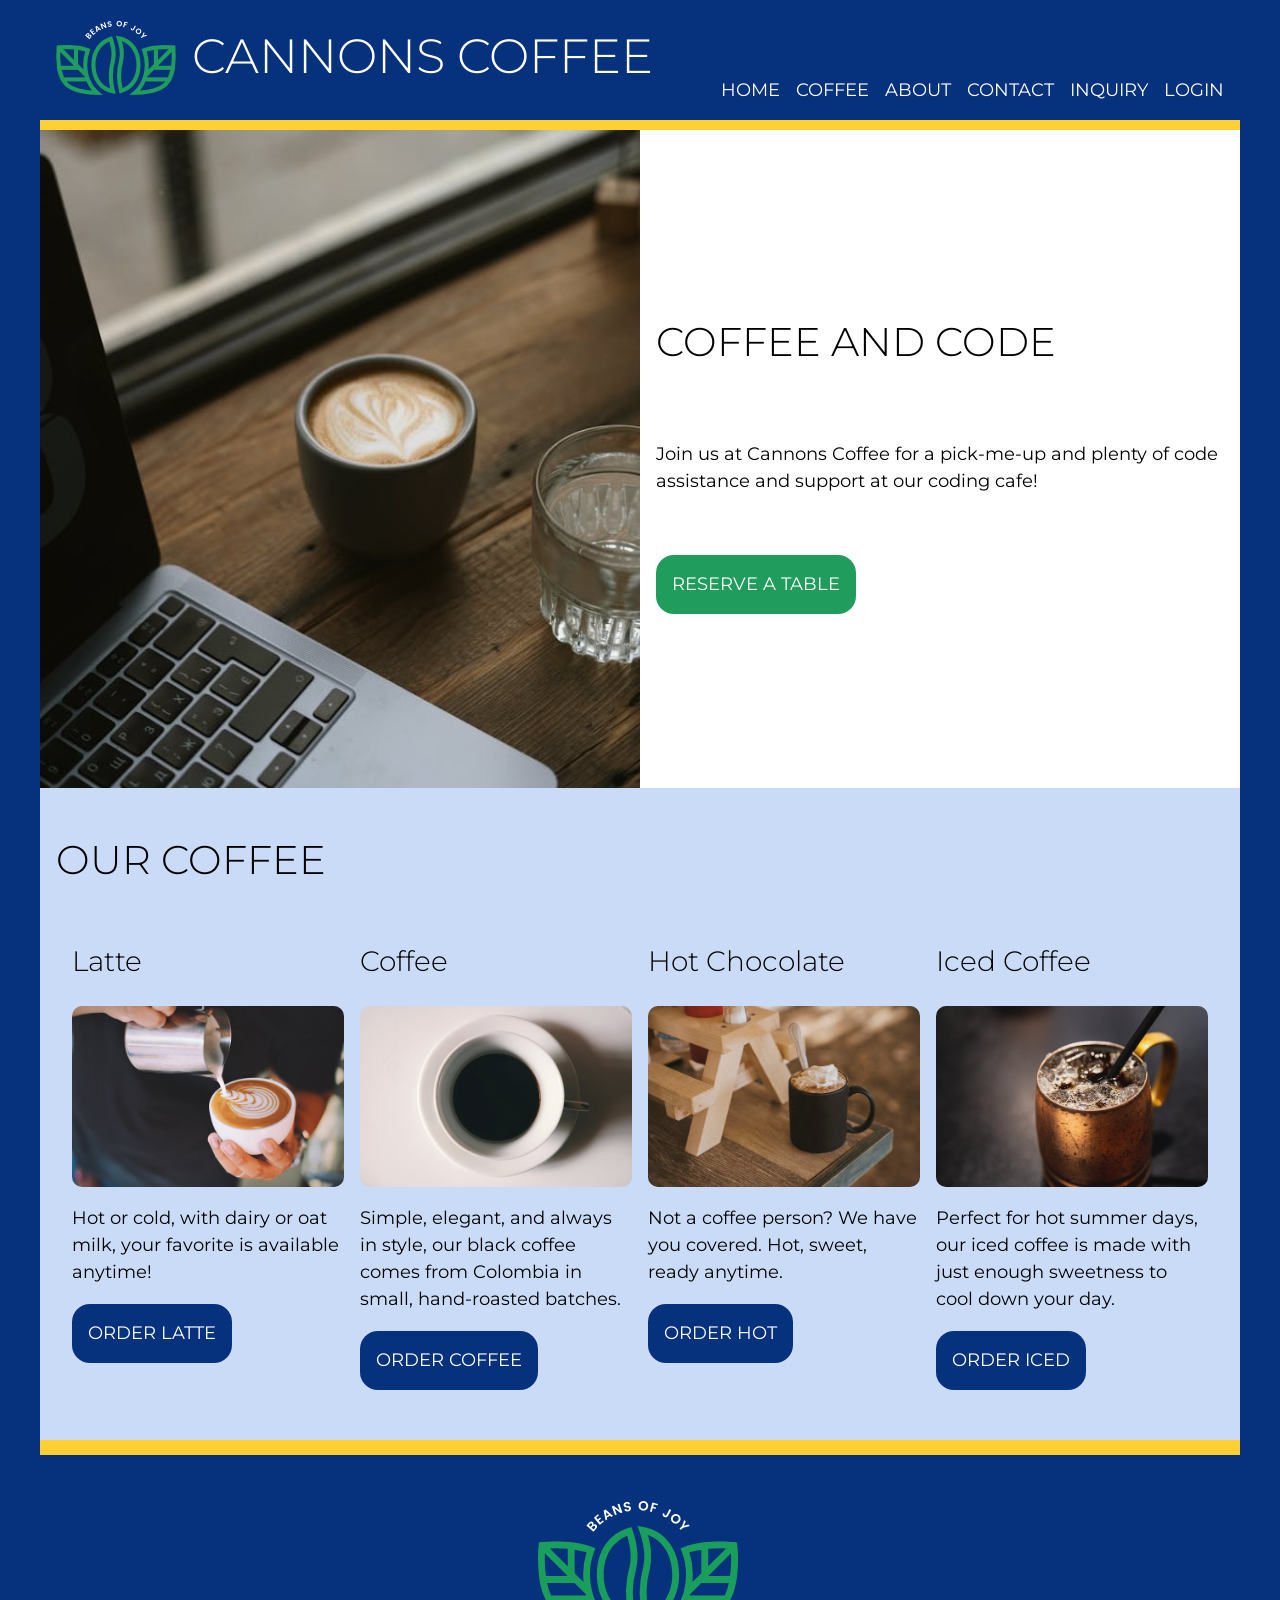
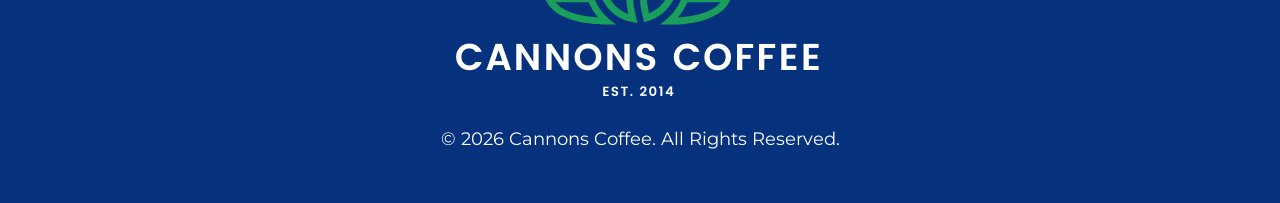
<file: index.html>
<!DOCTYPE html>
<html lang="en">

<head>
    <meta charset="UTF-8">
    <meta name="viewport" content="width=device-width, initial-scale=1.0">
    <title>Document</title>
    <link rel="stylesheet" href="css/styles.css">
</head>

<body>
    <div class="container">

        <header>
            <div class="logo">
                <img src="images/logo-nav.png" alt="Cannons Coffee Logo, Beans of Joy">

                <h1>CANNONS COFFEE</h1>
            </div>
            <nav>
                <ul>
                    <li><a href="index.html">Home</a></li>
                    <li><a href="latte.html">Coffee</a></li>
                    <li><a href="https://www.starbucks.com" target="_blank">About</a></li>
                    <li><a href="mailto:escarletmaca@gmail.com" target="_blank">Contact</a></li>
                    <li><a href="inquiry.html">Inquiry</a></li>
                    <li><a href="login.html">Login</a></li>
                </ul>
            </nav>

        </header>

        <main>
            <div class="grid1">
                <img src="images/coffee-computer.jpg" alt="Laptop with a cup of coffee and a glass of water" />
                <div class="gridtext">
                    <h2>coffee and code</h2>
                    <p>Join us at Cannons Coffee for a pick-me-up and plenty of code assistance and support at our
                        coding cafe! </p>
                    <p><a href="https://www.google.com/?zx=1784225385060" target="_blank" class="button">RESERVE A
                            TABLE</a></p>
                </div>
            </div>
            <div class="grid2">
                <h2>OUR COFFEE</h2>
                <div class="cards">

                    <div class="card1">
                        <h3>Latte</h3>
                        <img src="images/latte.jpg" alt="coffee-latte" />
                        <p>Hot or cold, with dairy or oat milk, your favorite is available anytime!</p>
                        <p><a href="latte.html" target="_blank" class="button2">order latte</a></p>
                    </div>

                    <div class="card2">
                        <h3>Coffee</h3>
                        <img src="images/coffee.jpg" alt="coffe in a cup" />
                        <p>Simple, elegant, and always in style, our black coffee comes from Colombia in small,
                            hand-roasted batches.</p>
                        <p><a href="https://www.google.com/?zx=1784225385060" target="_blank" class="button2">order
                                coffee</a></p>
                    </div>

                    <div class="card3">
                        <h3>Hot Chocolate</h3>
                        <img src="images/hotchoc.jpg" alt="Hot chocolate in a cup with whipped cream" />
                        <p>Not a coffee person? We have you covered. Hot, sweet, ready anytime.</p>
                        <p><a href="https://www.google.com/?zx=1784225385060" target="_blank" class="button2">order
                                hot</a></p>
                    </div>

                    <div class="card4">
                        <h3>Iced Coffee</h3>
                        <img src="images/iced.jpg" alt="Iced Coffee in a mug with straw" />
                        <p>Perfect for hot summer days, our iced coffee is made with just enough sweetness to cool
                            down your day.</p>
                        <p><a href="https://www.google.com/?zx=1784225385060" target="_blank" class="button2">order
                                Iced</a></p>
                    </div>


                </div>
            </div>

        </main>

        <footer>
            <img src="images/logo-footer.png" alt="Beans of Joy! Est. 2014">
            <p>&copy; 2026 Cannons Coffee. All Rights Reserved.</p>
        </footer>

    </div>

</body>

</html>
</file>
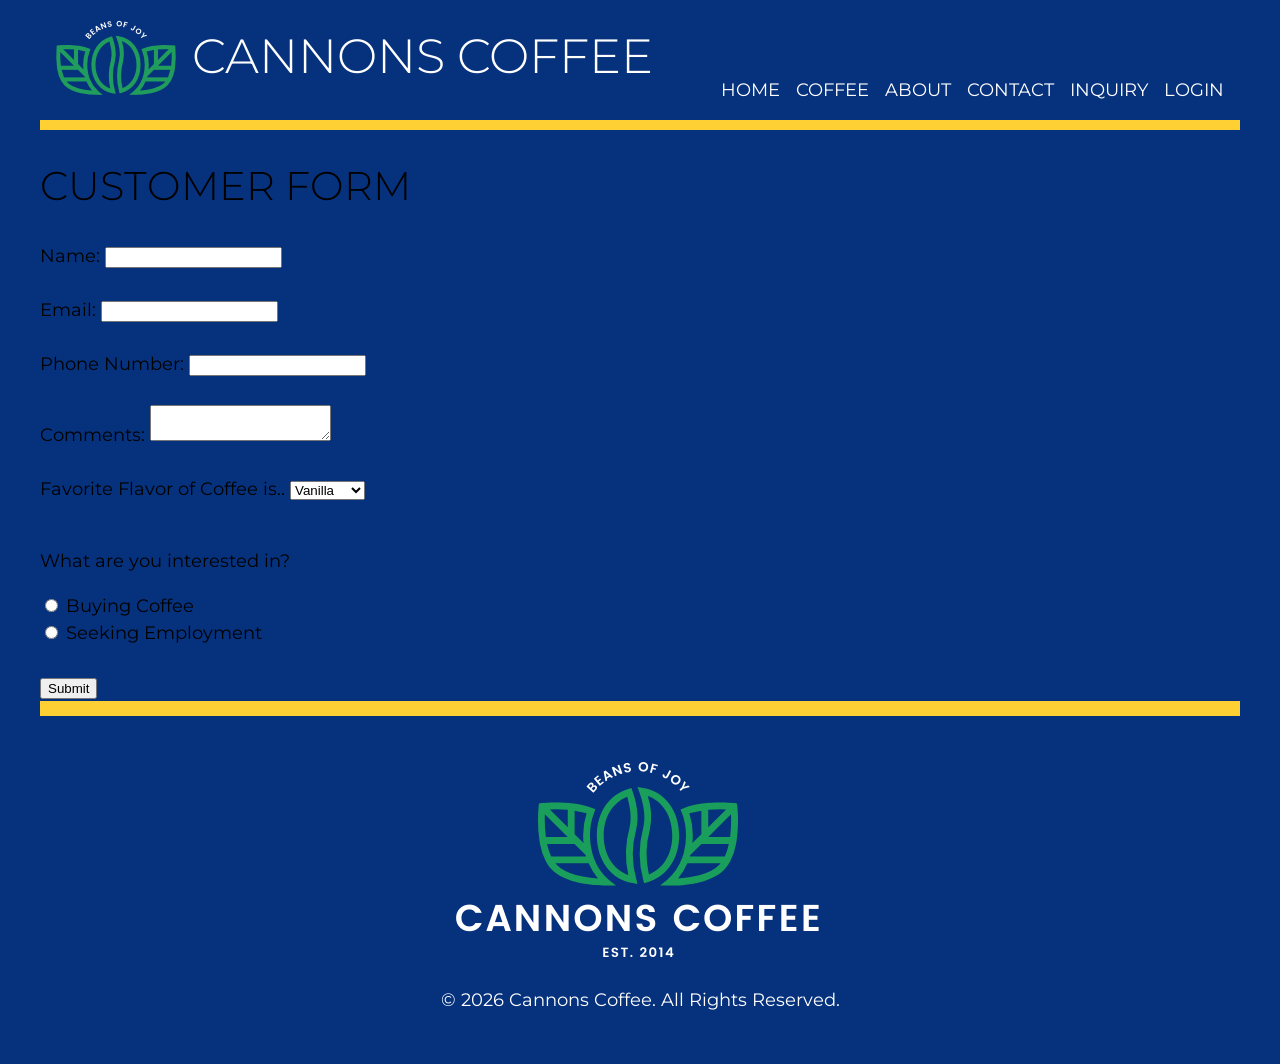
<file: inquiry.html>
<!DOCTYPE html>
<html lang="en">

<head>
    <meta charset="UTF-8">
    <meta name="viewport" content="width=device-width, initial-scale=1.0">
    <title>Customer Inquiry</title>
    <link rel="stylesheet" href="css/styles.css">
</head>

<body>

    <div class="container">

        <header>
            <div class="logo">
                <img src="images/logo-nav.png" alt="Cannons coffee logo">
                <h1>Cannons Coffee</h1>
            </div>

            <nav>
                <ul>
                    <li><a href="index.html">Home</a></li>
                    <li><a href="latte.html">Coffee</a></li>
                    <li><a href="https://www.starbucks.com" target="_blank">About</a></li>
                    <li><a href="mailto:escarletmaca@gmail.com" target="_blank">Contact</a></li>
                    <li><a href="inquiry.html">Inquiry</a></li>
                    <li><a href="login.html">Login</a></li>
                </ul>
            </nav>
        </header>

        <main>
            <h2>Customer Form</h2>

            <form id="inquiry-form">

                <label for="name">Name:</label>
                <input type="text" id="name" name="name" required>
                <br>
                <br>

                <label for="email">Email:</label>
                <input type="email" id="email" name="email" required>
                <br>
                <br>

                <label for="phone">Phone Number:</label>
                <input type="tel" id="phone" name="phone" required>
                <br>
                <br>

                <label for="comments">Comments:</label>
                <textarea id="comments" name="comments"></textarea>
                <br>
                <br>

                <label for="coffee-flavor">Favorite Flavor of Coffee is..</label>
                <select id="coffee-flavor" name="coffee-flavor">
                    <option value="vanilla">Vanilla</option>
                    <option value="caramel">Caramel</option>
                    <option value="mocha">Mocha</option>
                    <option value="hazelnut">Hazelnut</option>
                </select>
                <br>
                <br>

                <p>What are you interested in?</p>

                <input type="radio" id="buy-coffee" name="interest" value="buying coffee" required>
                <label for="buy-coffee">Buying Coffee</label>
                <br>

                <input type="radio" id="employment" name="interest" value="seeking employment">
                <label for="employment">Seeking Employment</label>
                <br>
                <br>

                <button type="submit">Submit</button>

            </form>

            <div id="thank-you-message"></div>
        </main>

        <footer>
            <img src="images/logo-footer.png" alt="Beans of Joy! Est. 2014">
            <p>&copy; 2026 Cannons Coffee. All Rights Reserved.</p>
        </footer>

    </div>

    <script src="js/custom-inquiry.js"></script>

</body>

</html>
</file>
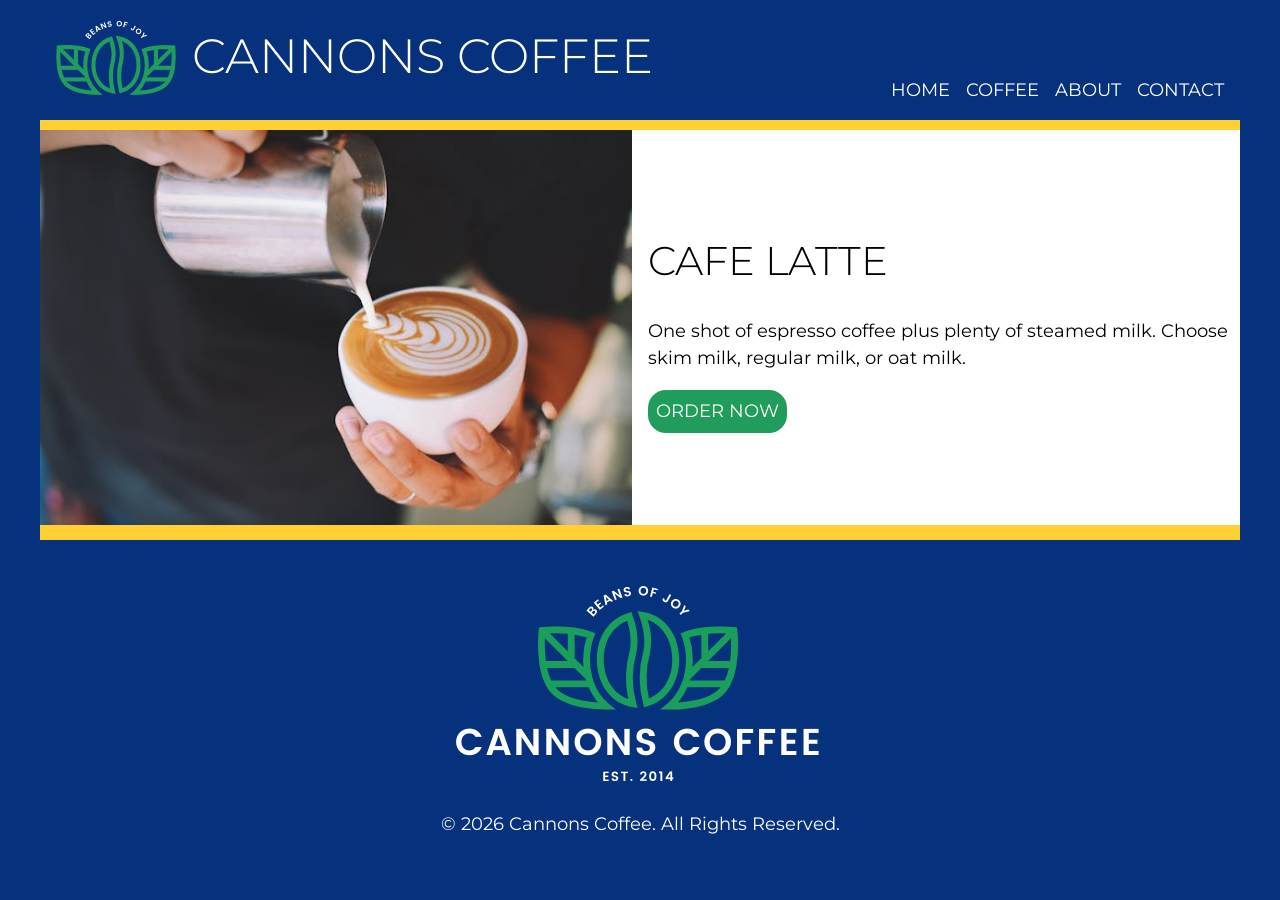
<file: latte.html>
<!DOCTYPE html>
<html lang="en">

<head>
    <meta charset="UTF-8">
    <meta name="viewport" content="width=device-width, initial-scale=1.0">
    <title>Document</title>
    <link rel="stylesheet" href="css/styles.css">
</head>

<body>
    <div class="container">

        <header>
            <div class="logo">
                <img src="images/logo-nav.png" alt="Cannons coffee logo">
                <h1>Cannons Coffee</h1>
            </div>
            <nav>
                <ul>
                    <li><a href="index.html">Home</a></li>
                    <li><a href="latte.html">Coffee</a></li>
                    <li><a href="https://www.starbucks.com" target="_blank">About</a></li>
                    <li><a href="mailto:escarletmaca@gmail.com" target="_blank">Contact</a></li>
                </ul>
            </nav>

        </header>
        <main>
            <div class="lattegrid">
                <img src="images/latte.jpg" alt="Coffee in a cup">
                <div class="latte-text">
                    <h2>CAFE LATTE</h2>
                    <p>One shot of espresso coffee plus plenty of steamed milk. Choose skim milk, regular milk, or oat
                        milk.</p>
                    <p><a href="https://www.starbucks.com" target="_blank" class="buttonpage2">ORDER NOW</a></p>
                </div>
            </div>


        </main>
        <footer>
            <img src="images/logo-footer.png" alt="Beans of Joy! Est. 2014">
            <p>&copy; 2026 Cannons Coffee. All Rights Reserved.</p>
        </footer>


    </div>


</body>


</html>
</file>
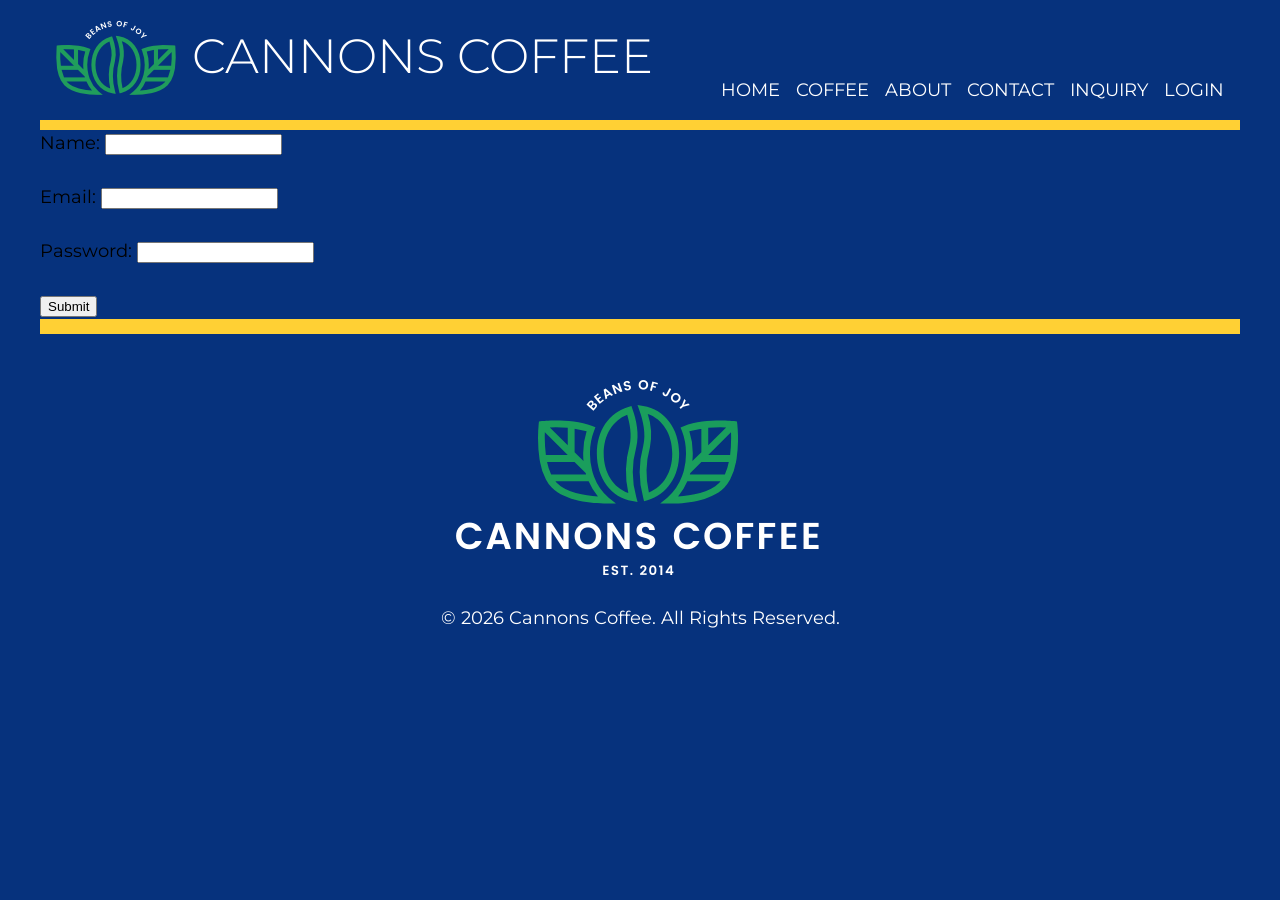
<file: login.html>
<!DOCTYPE html>
<html lang="en">

<head>
    <meta charset="UTF-8">
    <meta name="viewport" content="width=device-width, initial-scale=1.0">
    <title>Document</title>
    <link rel="stylesheet" href="css/styles.css">
</head>

<body>
    <div class="container">

        <header>
            <div class="logo">
                <img src="images/logo-nav.png" alt="Cannons coffee logo">
                <h1>Cannons Coffee</h1>
            </div>
            <nav>
                <ul>
                    <li><a href="index.html">Home</a></li>
                    <li><a href="latte.html">Coffee</a></li>
                    <li><a href="https://www.starbucks.com" target="_blank">About</a></li>
                    <li><a href="mailto:escarletmaca@gmail.com" target="_blank">Contact</a></li>
                    <li><a href="inquiry.html">Inquiry</a></li>
                    <li><a href="login.html">Login</a></li>
                </ul>
            </nav>

        </header>
        <main>
            <form id="login-form">
                <label for="name">Name:</label>
                <input type="text" id="name" name="name" required>
                <br>
                <br>
                <label for="email">Email:</label>
                <input type="email" id="email" name="email" required>
                <br>
                <br>
                <label for="password">Password:</label>
                <input type="text" id="password" name="password" required>
                <br>
                <br>
                <button type="submit">Submit</button>
            </form>
            <div id="welcome-message"></div>
        </main>
        <footer>
            <img src="images/logo-footer.png" alt="Beans of Joy! Est. 2014">
            <p>&copy; 2026 Cannons Coffee. All Rights Reserved.</p>
        </footer>


    </div>
    <script src="js/custom-login.js"></script>

</body>


</html>
</file>
<file: css/styles.css>
@import url('https://fonts.googleapis.com/css2?family=Montserrat:ital,wght@0,100..900;1,100..900&display=swap');

:root {
  --black: #000000;
  --catalina: #06327d;
  --bluetiful: #2b70e4;
  --vegan: #209d5c;
  --sunglow: #ffd034;
  --white: #ffffff;
  --lightblue: #cadbf8;
  --font: "Montserrat";
}

/* BASIC FORMATTING */
html {
  box-sizing: border-box;
}

*,
*:before,
*:after {
  box-sizing: inherit;
}

body {
  font-family: var(--font);
  font-size: 1.125rem;
  line-height: 1.5;
  color: var(--black);
  background-color: var(--catalina);
  margin:0;
  padding: 0;
}

.container {
  max-width: 1200px;
  margin: 0 auto;
  padding: 0rem;
}

h1 {
  font-size: 3rem;
  line-height: 1.1667;
  font-weight: 300;
  text-transform: uppercase;
  margin: 0;
}

h2 {
  font-size: 2.5rem;
  line-height: 1.1667;
  font-weight: 300;
  text-transform: uppercase;
  
}

h3 {
  font-size: 1.75rem;
  line-height: 1.1667;
  font-weight: 300;
}

.button {
  display: inline-block;
  padding: 1rem;
  border-radius: 18px;
  background-color: var(--vegan);
  text-decoration: none;
  color: var(--white);
}

nav {
  padding-top: 2rem;
}

nav a {
  text-decoration: none;
  text-transform: uppercase;
  color: var(--white);
}

nav ul {
  list-style-type: none;
  padding: 1rem;
  margin:0;
  display: flex;
  flex-flow: row wrap;
  gap: 1rem;
  margin-top: 1.5rem;
}

header {
  text-align: center;
  border-bottom: 10px solid var(--sunglow);
  display: flex;
  justify-content: center;
  flex-flow: row wrap;
  align-items: baseline;
}

h1 {
  color: var(--white);
  display: inline;
}

.grid1 {
  display: grid;
  grid-template-columns: 1fr 1fr;
  background-color: var(--white);
  width: 100%;
  align-items: center;
}

img {
  max-width: 100%;
  display: block;
}

.cards img {
  border-radius: 10px;
}

.grid2 {
  background-color: var(--lightblue);
  padding: 1rem;
}

.gridtext {
  display: flex;
  flex-direction: column;
  justify-content: center;
  gap: 1.5rem;
  padding: 1rem;
  align-items: flex-start;
}

.cards {
  display: grid;
  grid-template-columns: 1fr;
  gap: 1rem;
  margin: 1rem;
}

.button2 {
  display:inline-block;
  padding: 1rem;
  border-radius: 18px;
  text-decoration: none;
  background-color: var(--catalina);
  color: var(--white);
  text-transform: uppercase;
}

footer {
  background-color: var(--catalina);
  color: var(--white);
  text-align: center;
  padding: 2rem 0;
  border-top: 15px solid var(--sunglow);
  display: flex;
  flex-direction: column;
  align-items: center;
}

.logo {
  display: flex;
  align-items: center;
  padding: 1rem;
  gap: .5rem;
}

.buttonpage2 {
  background-color: var(--vegan);
  display: inline-block;
  padding: .5rem;
  border-radius: 18px;
  text-decoration: none;
  color: var(--white);
}

.lattegrid {
  display: grid;
  grid-template-columns: 1fr 1fr;
  background-color: var(--white);
  max-width: 100%;
  gap: 1rem;
  align-items: center;
  justify-content: center;
}

@media (min-width: 650px) {
  header {
    justify-content: center;
  } 
  .cards {
    grid-template-columns: 1fr 1fr;
  }
  nav ul {
    justify-content: space-between;
  }
  .card1 {
    grid-column: 1/2;
  }
}

@media (min-width: 1000px) {
  header {
    justify-content: space-between;
  }
  nav ul {
    justify-content: space-between;
  }
  .cards {
    grid-template-columns: 1fr 1fr 1fr 1fr;
  }
  .logo {
    display: flex;
    align-items: center;
    justify-content: flex-start;
    gap: 1rem;
  }
  .logo img {
    display: block;
  }
}
</file>
